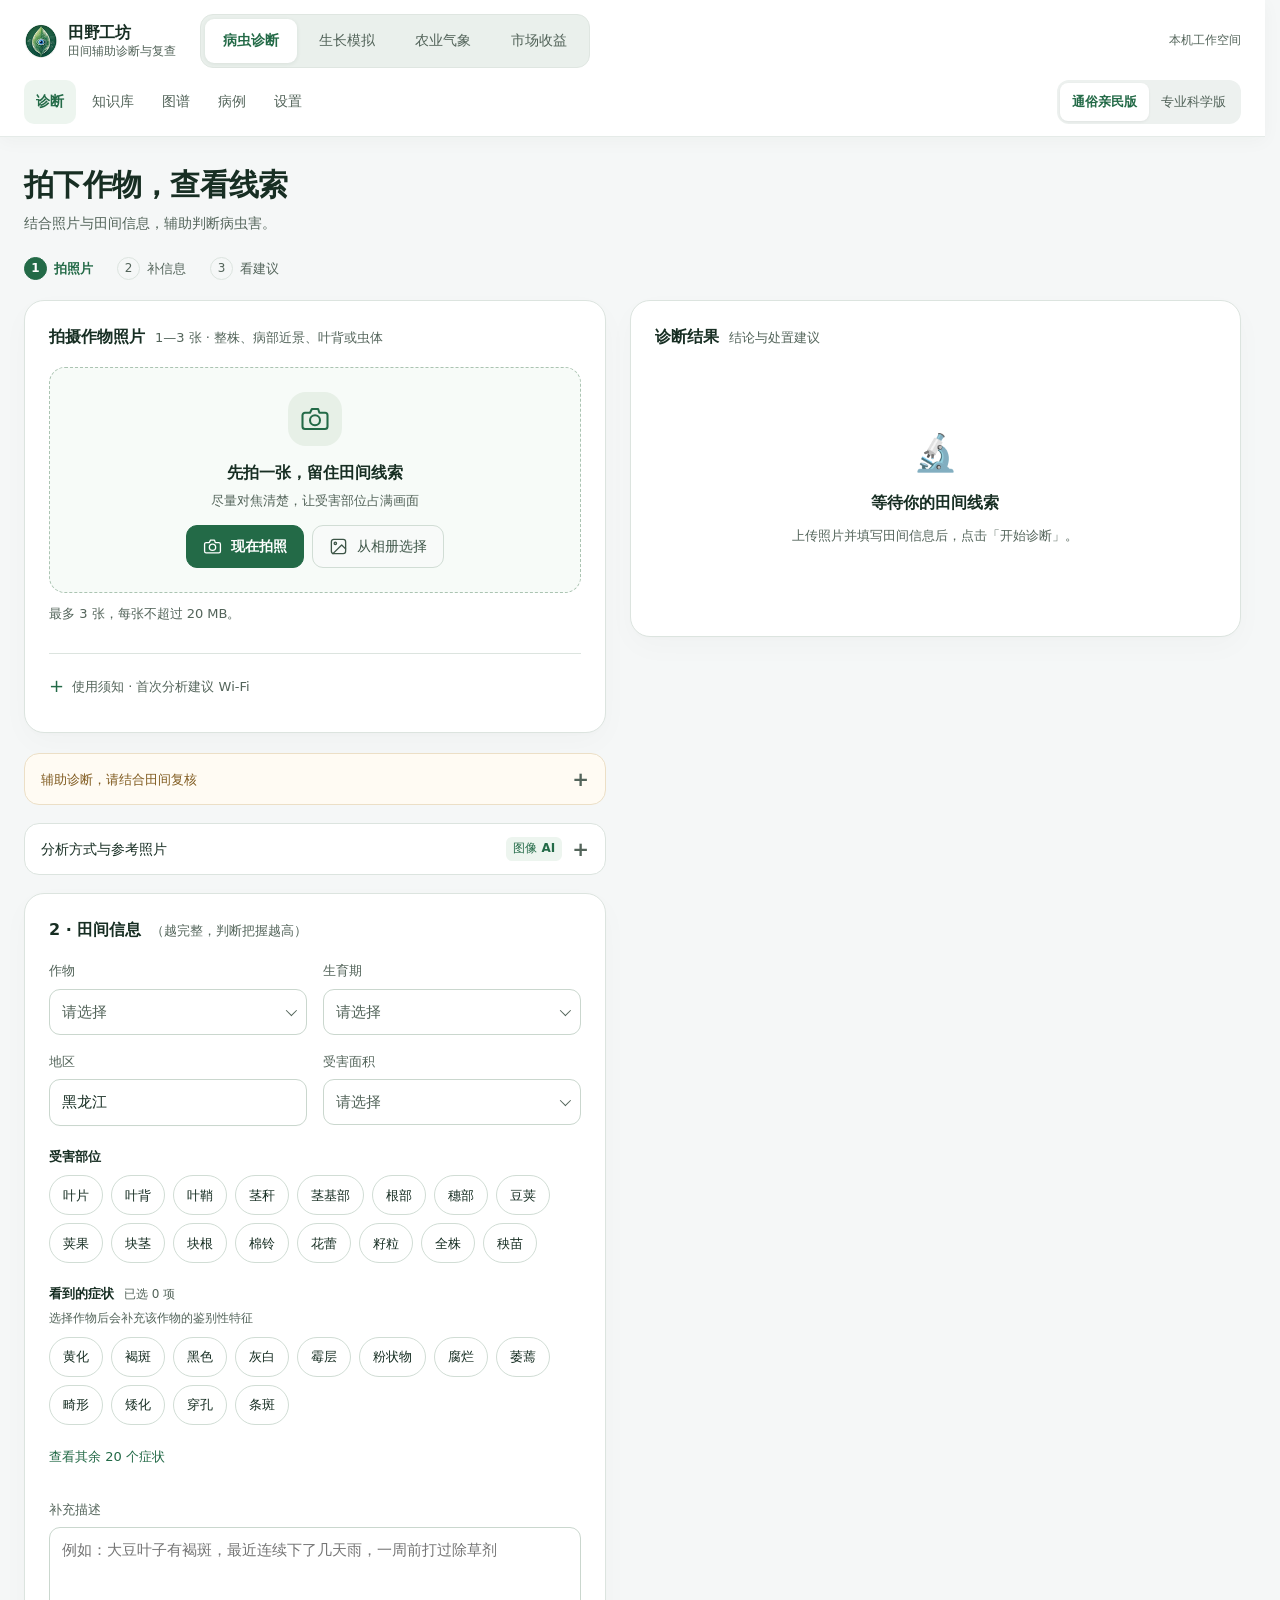
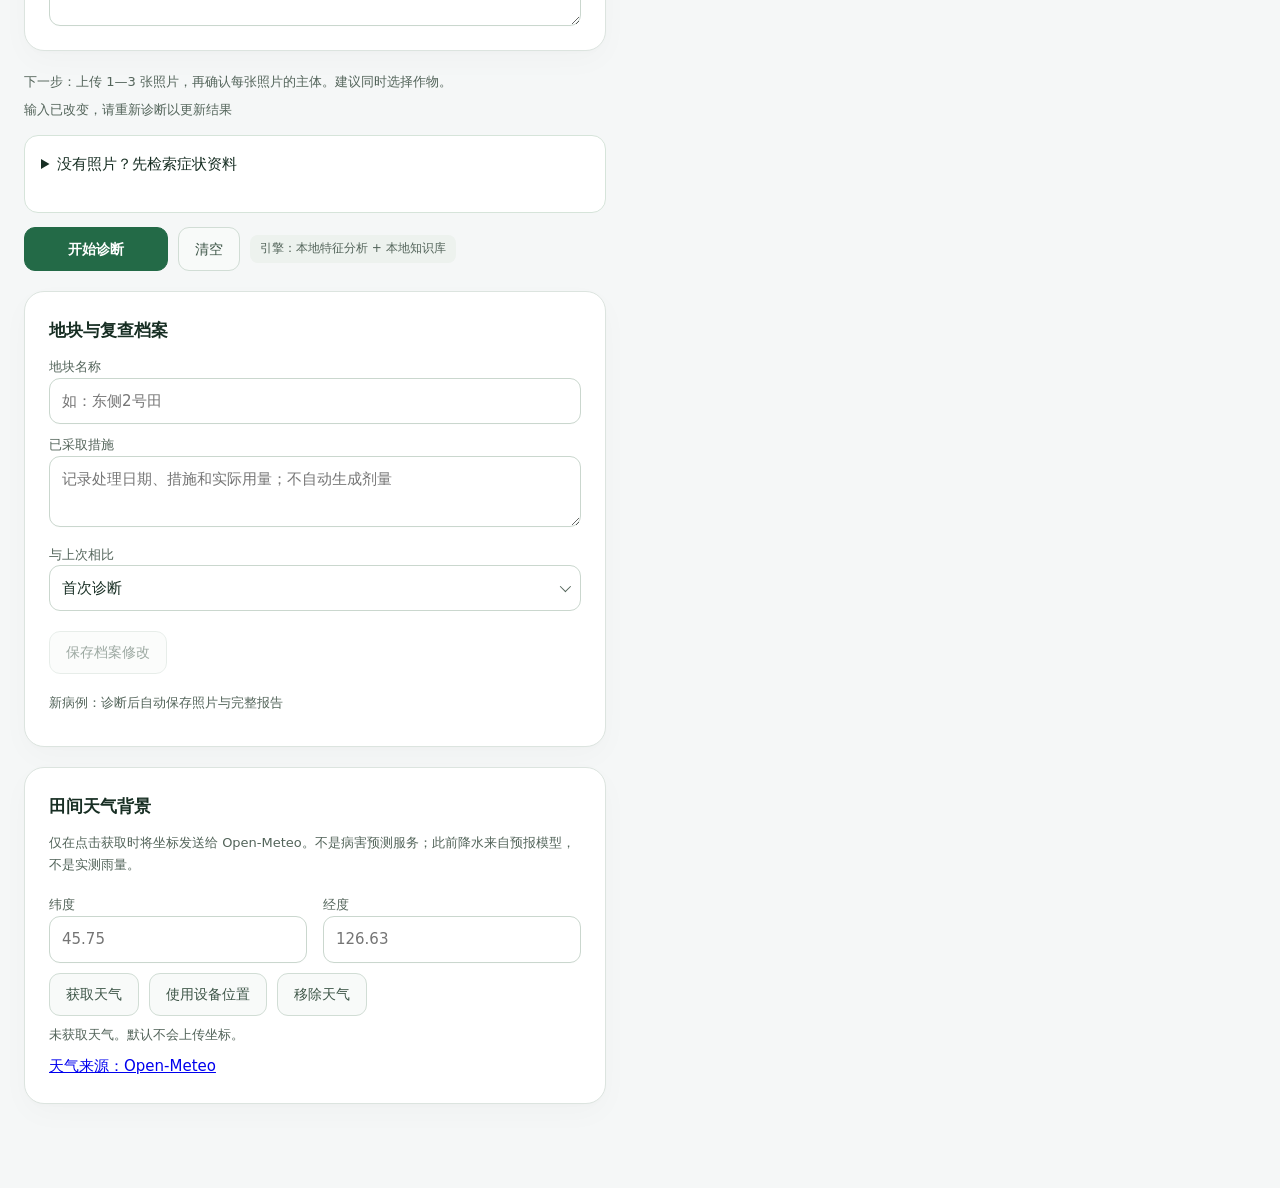
<file: update.html>
<!doctype html>
<html lang="zh-CN"><head><meta charset="utf-8"><meta name="viewport" content="width=device-width, initial-scale=1, viewport-fit=cover"><meta name="theme-color" content="#f5f6f0"><meta name="robots" content="noindex"><title>更新界面 · 田野工坊</title>
<style>
*{box-sizing:border-box}html{-webkit-text-size-adjust:100%;text-size-adjust:100%}body{margin:0;background:#f5f6f0;color:#20392a;font:16px/1.8 system-ui,-apple-system,"Microsoft YaHei",sans-serif;min-height:100svh;display:grid;place-items:center;padding:24px max(20px,env(safe-area-inset-right)) calc(24px + env(safe-area-inset-bottom)) max(20px,env(safe-area-inset-left))}main{width:min(100%,440px);background:#fff;border:1px solid #dce3d8;border-radius:20px;padding:28px 24px}.brand{font-size:13px;color:#566952;margin:0 0 24px}h1{font-size:25px;font-weight:650;line-height:1.4;letter-spacing:-.03em;margin:0 0 12px}p{margin:12px 0}#update-status{min-height:58px;color:#566952}#update-error{color:#9c4637}.note{font-size:13px;color:#62745b;border-top:1px solid #e5eadf;padding-top:16px;margin-top:24px}button,a{font:inherit;touch-action:manipulation}button,.button{display:block;width:100%;min-height:48px;border:1px solid #2d6343;background:#2d6343;color:#fff;border-radius:11px;padding:10px 14px;text-align:center;text-decoration:none;cursor:pointer}.button.secondary{background:#fff;color:#2d6343;margin-top:10px}button:focus-visible,a:focus-visible{outline:3px solid #2d6343;outline-offset:3px}[hidden]{display:none!important}
</style></head><body><main><p class="brand">田野工坊 · 手机界面更新</p><h1 id="update-title">正在获取新版界面</h1><p id="update-status" role="status" aria-live="polite">请保持页面打开，完成后会自动进入。</p><p id="update-error" role="alert" hidden></p><button id="retry-update" type="button" hidden>重新尝试</button><a id="open-app" class="button secondary" hidden>打开新版界面</a><p class="note">本次更新保留当前浏览器中的病例和照片，无需清除网站数据。</p><noscript><p>请在浏览器中启用 JavaScript 后重试。</p></noscript></main>
<script>
(()=>{'use strict';
 const $=id=>document.getElementById(id),base=new URL('./',location.href);let running=false;
 const state=(name,text)=>{document.documentElement.dataset.updateState=name;$('update-status').textContent=text;};
 const local=url=>{const value=new URL(url,base);if(value.origin!==base.origin||!value.pathname.startsWith(base.pathname))throw Error('Invalid update path');return value;};
 const deadline=(promise,ms)=>new Promise((resolve,reject)=>{const timer=setTimeout(()=>reject(Error('Update timeout')),ms);Promise.resolve(promise).then(value=>{clearTimeout(timer);resolve(value);},error=>{clearTimeout(timer);reject(error);});});
 async function bytes(url,signal){const response=await fetch(local(url),{cache:'reload',signal});if(!response.ok)throw Error('Download interrupted');return new Uint8Array(await response.arrayBuffer());}
 async function verify(release,signal){
  if(release.schema!==1||!/^[a-f0-9]{12}$/.test(release.version)||!Array.isArray(release.files)||release.files.length<3)throw Error('Invalid update metadata');
  const entry=local(release.entry);if(entry.pathname!==new URL('index.html',base).pathname||entry.searchParams.get('app')!==release.version||!release.files.some(file=>file.url===release.entry)||!release.files.some(file=>file.url===release.runtime))throw Error('Invalid entry');
  let next=0,done=0;
  const worker=async()=>{while(next<release.files.length){const file=release.files[next++];if(!/^[a-f0-9]{64}$/.test(file.sha256)||!Number.isSafeInteger(file.bytes)||file.bytes<0)throw Error('Invalid integrity');const body=await bytes(file.url,signal);if(body.length!==file.bytes)throw Error('Incomplete interface download');const hash=Array.from(new Uint8Array(await crypto.subtle.digest('SHA-256',body)),value=>value.toString(16).padStart(2,'0')).join('');if(hash!==file.sha256)throw Error('Interface version mismatch');state('verifying','正在准备新版界面（'+(++done)+' / '+release.files.length+'）…');}};
  await Promise.all(Array.from({length:Math.min(3,release.files.length)},worker));return entry;
 }
 function version(worker){return new Promise(resolve=>{if(!worker)return resolve(null);const channel=new MessageChannel(),timer=setTimeout(()=>{channel.port1.close();resolve(null);},700);channel.port1.onmessage=event=>{clearTimeout(timer);channel.port1.close();resolve(event.data?.version||null);};worker.postMessage({type:'GET_VERSION'},[channel.port2]);});}
 async function activate(release){
  if(!('serviceWorker'in navigator)||!isSecureContext)return;
  await deadline((async()=>{
   const registration=await navigator.serviceWorker.register(new URL('sw.js',base),{scope:base.pathname,updateViaCache:'none'});
   if(await version(navigator.serviceWorker.controller)===release.version)return;
   await registration.update();
   const attempt=()=>{if(registration.waiting)registration.waiting.postMessage({type:'SKIP_WAITING'});};attempt();
   await new Promise(resolve=>{
    let finished=false;const finish=()=>{if(finished)return;finished=true;clearInterval(poll);navigator.serviceWorker.removeEventListener('controllerchange',changed);resolve();};
    const changed=()=>{version(navigator.serviceWorker.controller).then(value=>{if(value===release.version)finish();});};
    const poll=setInterval(()=>{attempt();changed();},250);navigator.serviceWorker.addEventListener('controllerchange',changed);changed();
    setTimeout(finish,18000);
   });
  })(),20000).catch(()=>{});
 }
 async function run(){
  if(running)return;running=true;$('retry-update').hidden=true;$('open-app').hidden=true;$('update-error').hidden=true;$('update-title').textContent='正在获取新版界面';state('checking','正在检查可用更新…');
  const controller=new AbortController(),timer=setTimeout(()=>controller.abort(),120000);
  try{
   const url=new URL('release.json',base);url.searchParams.set('t',String(Date.now()));const response=await fetch(url,{cache:'no-store',signal:controller.signal});if(!response.ok)throw Error('Update unavailable');const release=await response.json();
   const entry=await verify(release,controller.signal);clearTimeout(timer);state('activating','界面已准备好，正在完成更新…');await activate(release);
   $('open-app').href=entry.href;$('open-app').hidden=false;$('update-title').textContent='新版界面已就绪';state('ready','正在打开，原有病例会继续保留。');location.replace(entry.href);
  }catch(error){controller.abort();clearTimeout(timer);$('update-title').textContent='本次更新未完成';state('failed','请保持联网后重试。原有病例和照片没有被删除。');$('update-error').textContent='界面下载或校验未完成，暂未切换版本。';$('update-error').hidden=false;$('retry-update').hidden=false;}
  finally{running=false;}
 }
 $('retry-update').addEventListener('click',run);run();
})();
</script></body></html>
</file>
